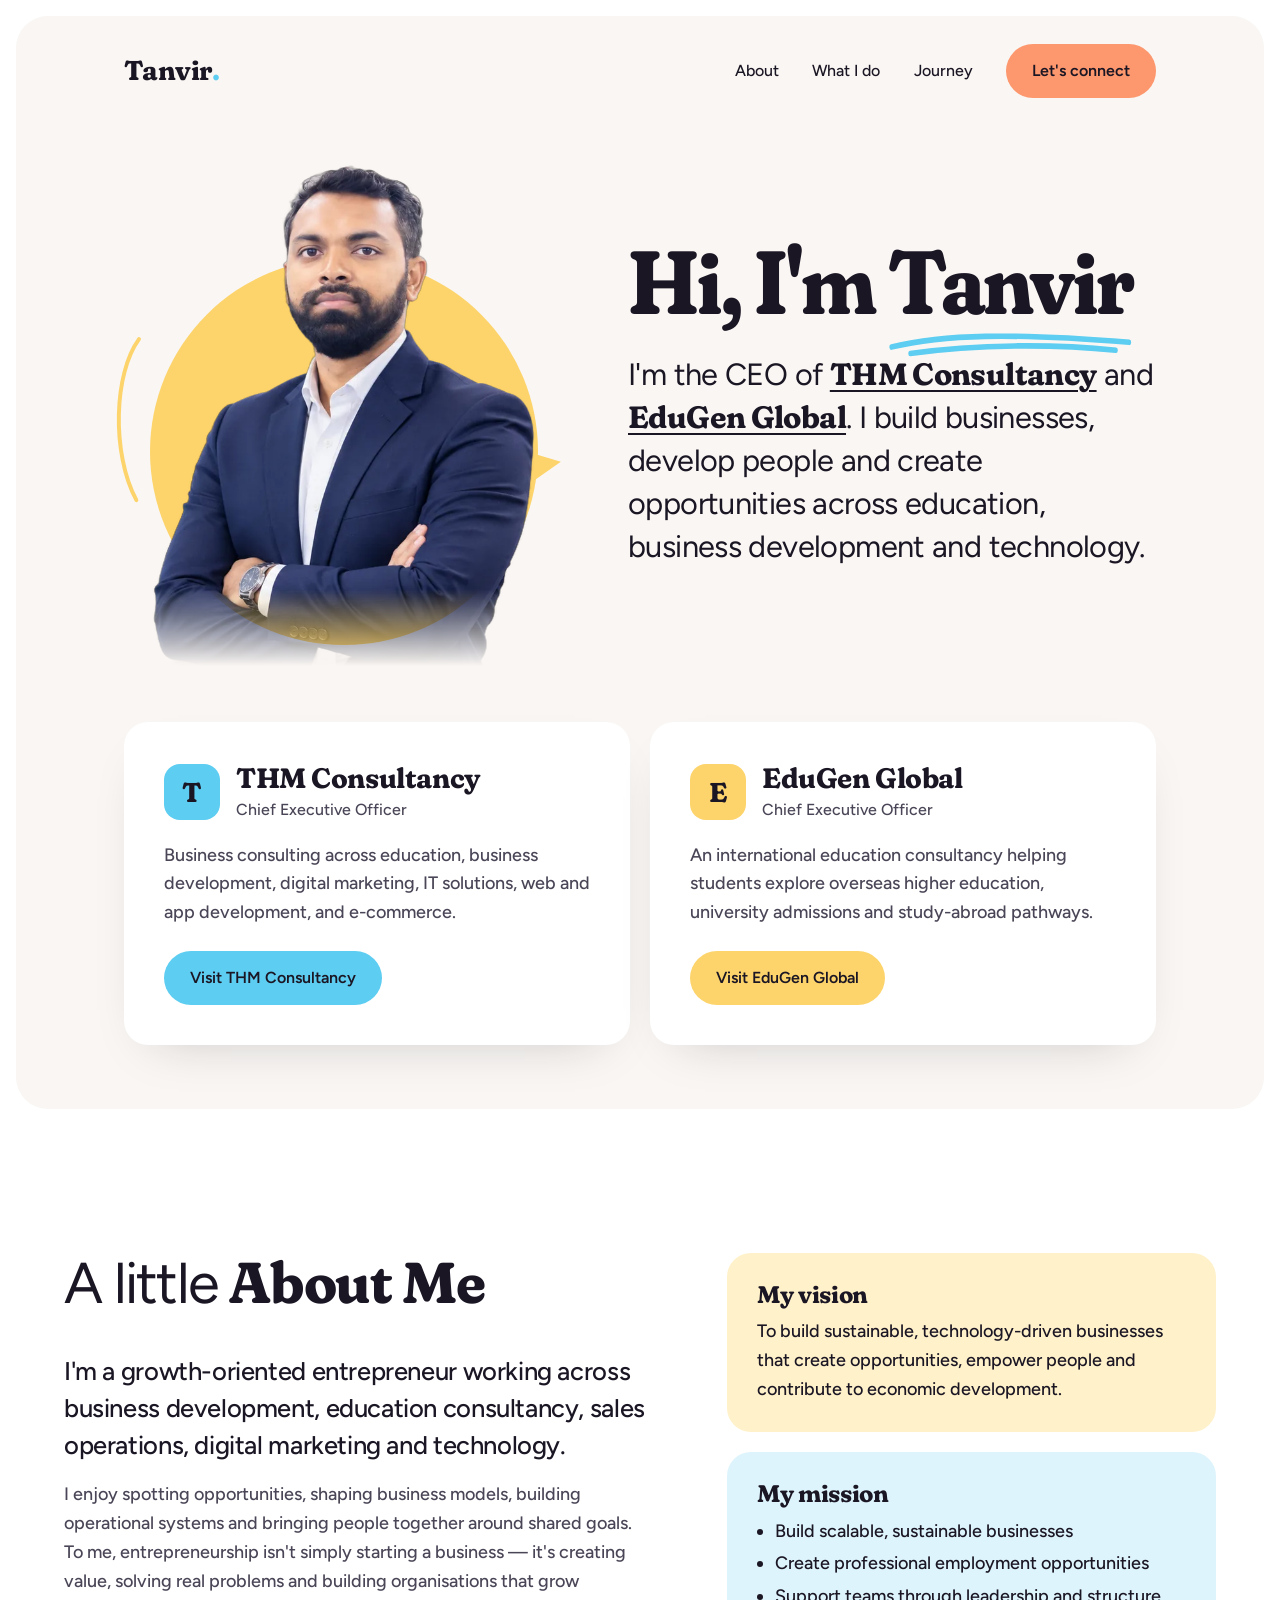
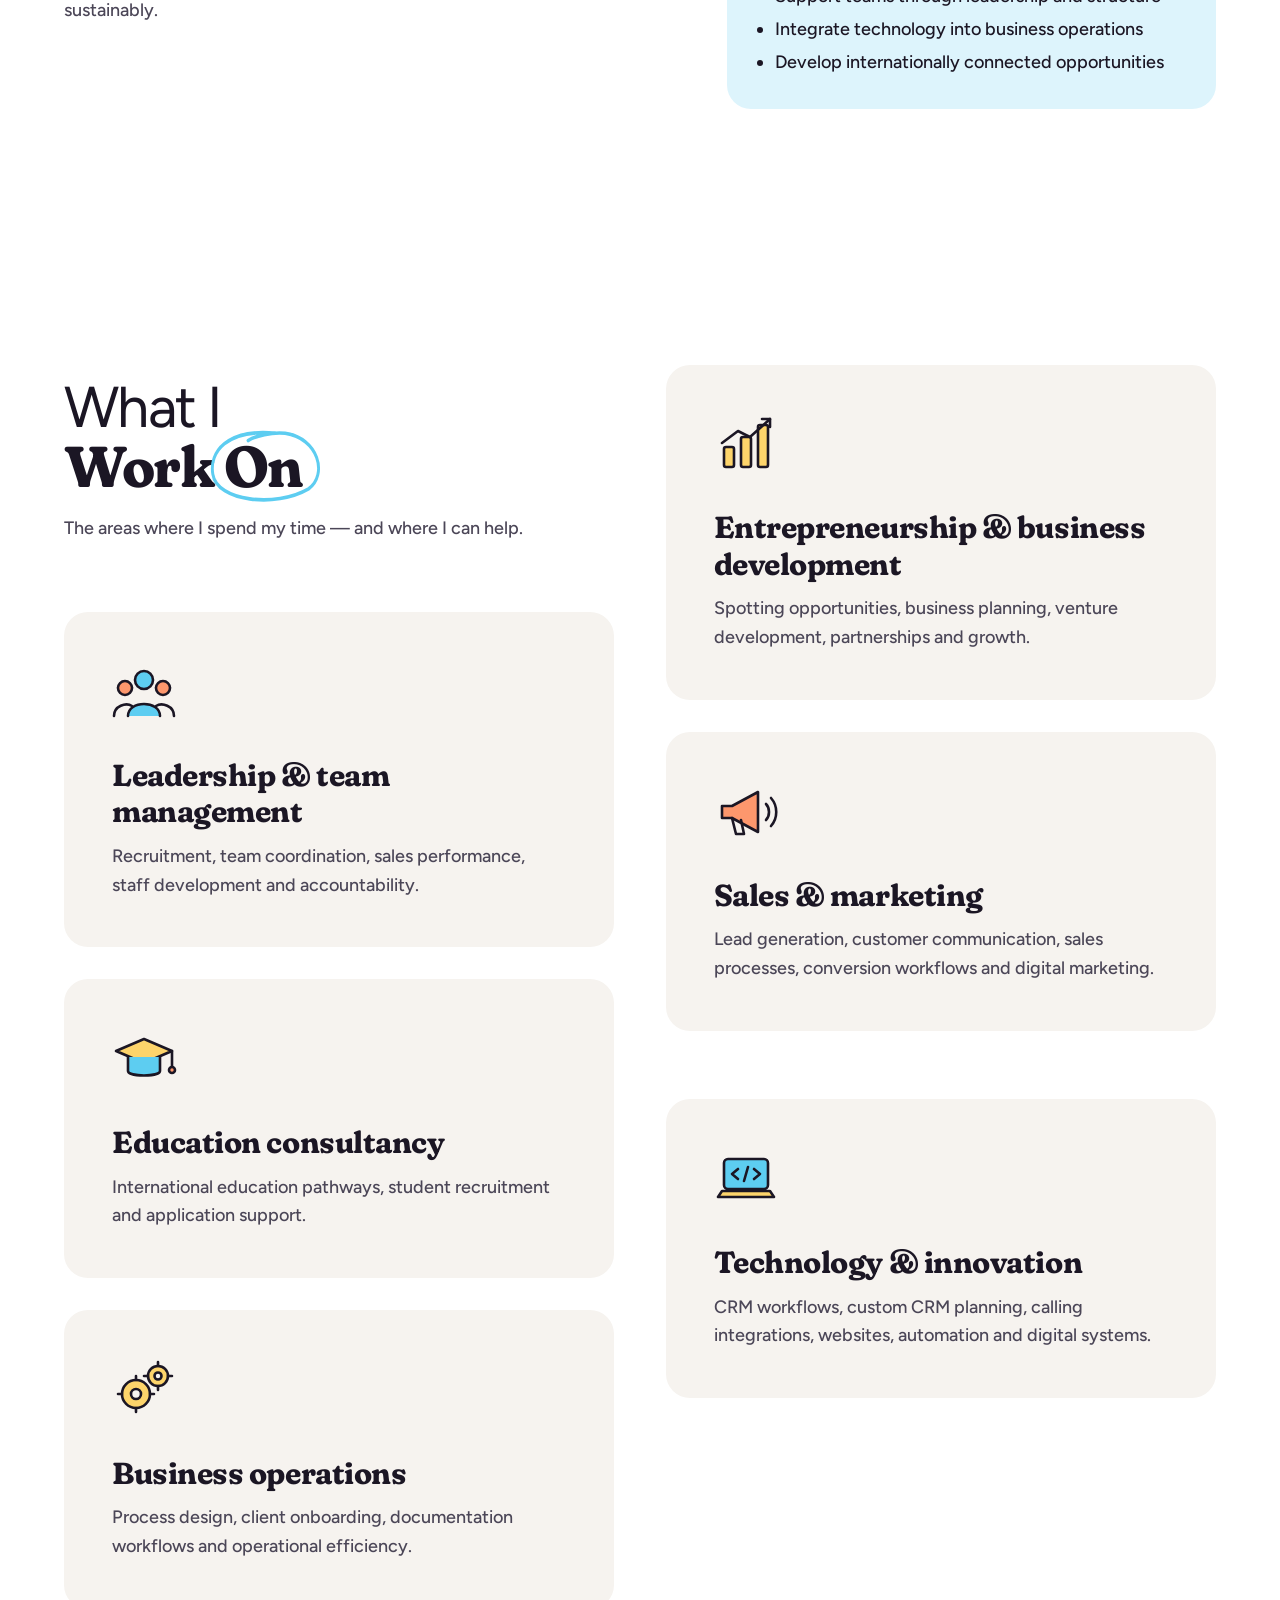
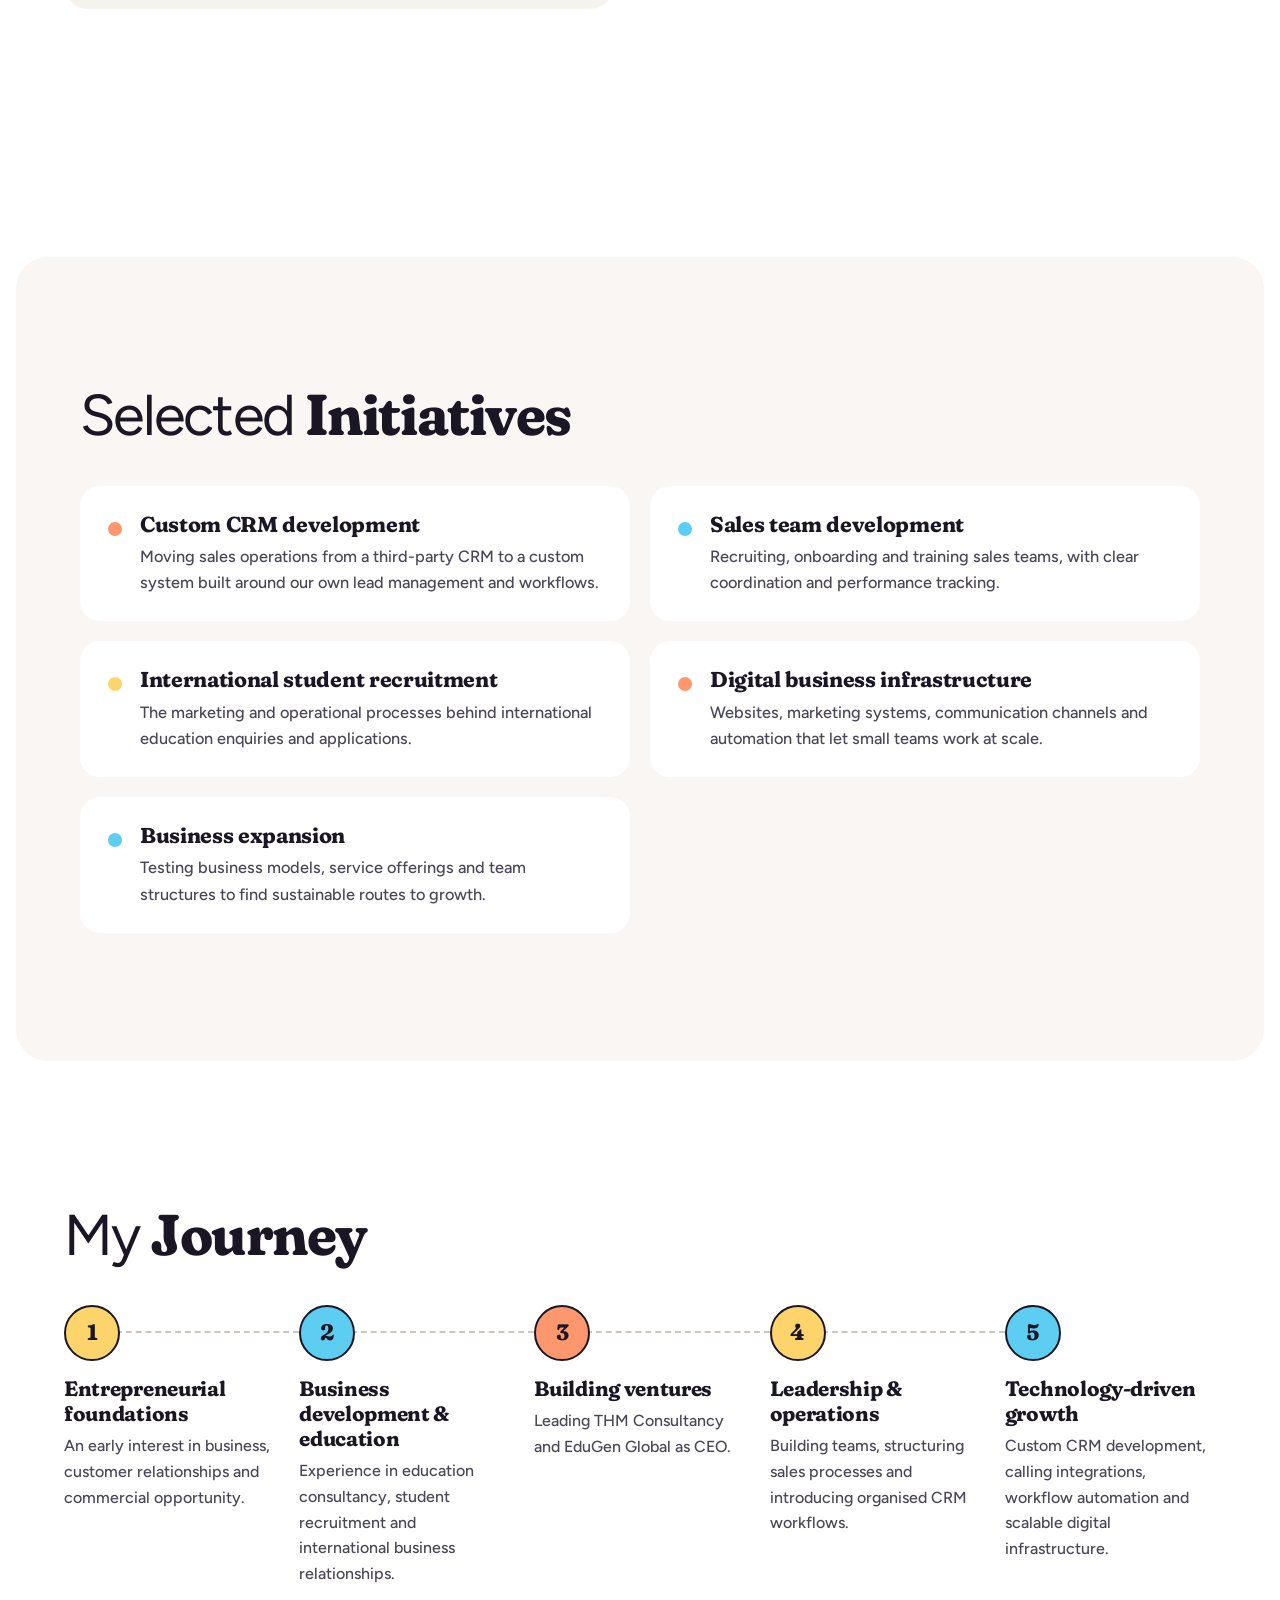
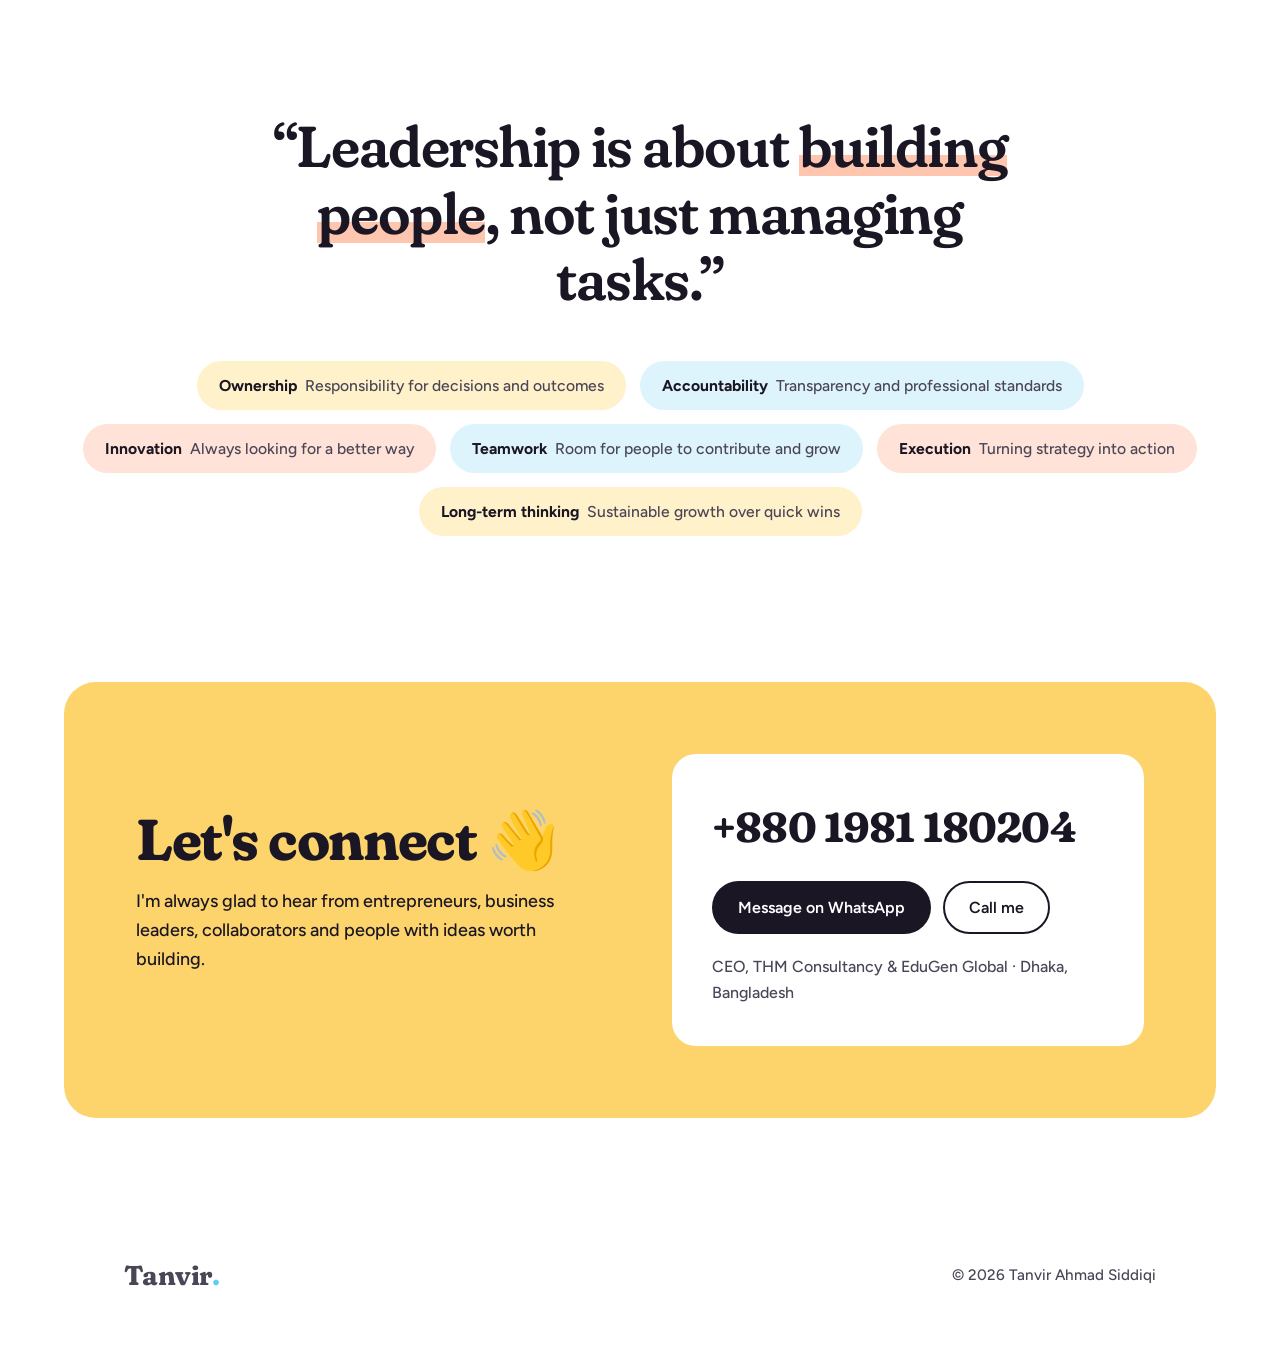
<file: index.html>
<!doctype html>
<html lang="en">
<head>
  <meta charset="utf-8">
  <meta name="viewport" content="width=device-width, initial-scale=1">
  <title>Tanvir Ahmad Siddiqi — CEO, THM Consultancy &amp; EduGen Global</title>
  <meta name="description" content="Tanvir Ahmad Siddiqi is the CEO of THM Consultancy and EduGen Global, building businesses in education consultancy, business development and technology from Dhaka, Bangladesh.">

  <meta property="og:title" content="Tanvir Ahmad Siddiqi — CEO, THM Consultancy & EduGen Global">
  <meta property="og:description" content="Building businesses. Developing people. Creating opportunities.">
  <meta property="og:type" content="website">
  <meta property="og:image" content="og.jpg">
  <!-- EDIT after you have a domain: change og:image to the full address, e.g. https://yourdomain.com/og.jpg, and add <meta property="og:url" content="https://yourdomain.com"> -->

  <link rel="icon" href="favicon.svg" type="image/svg+xml">
  <link rel="preload" as="image" href="portrait.webp" type="image/webp">
  <link rel="preconnect" href="https://fonts.googleapis.com">
  <link rel="preconnect" href="https://fonts.gstatic.com" crossorigin>
  <link href="https://fonts.googleapis.com/css2?family=Figtree:wght@400;500;600;700&family=Fraunces:opsz,wght,SOFT@9..144,400;9..144,600;9..144,700,100&display=swap" rel="stylesheet">
  <link rel="stylesheet" href="styles.css">
</head>
<body>
  <a class="skip" href="#main">Skip to content</a>

  <div class="panel hero-panel" id="top">
    <header class="site-header">
      <a class="wordmark" href="#top">Tanvir<span>.</span></a>
      <nav aria-label="Main">
        <a href="#about">About</a>
        <a href="#work">What I do</a>
        <a href="#journey">Journey</a>
        <a class="pill pill-coral" href="#contact">Let's connect</a>
      </nav>
    </header>

    <main id="main">
      <!-- HERO -->
      <section class="hero">
        <div class="hero-photo">
          <svg class="hero-arc" viewBox="0 0 60 260" aria-hidden="true"><path d="M50 8 C 12 60, 8 180, 46 252" /></svg>
          <div class="hero-disc"></div>
          <img src="portrait.webp" alt="Tanvir Ahmad Siddiqi in a navy suit with arms crossed" width="688" height="801" fetchpriority="high">
        </div>
        <div class="hero-text">
          <h1>Hi, I'm <span class="scribble">Tanvir
            <svg viewBox="0 0 220 18" preserveAspectRatio="none" aria-hidden="true"><path d="M3 12 C 50 4, 110 3, 217 9" /><path d="M20 16 C 80 10, 150 10, 205 14" /></svg></span>
          </h1>
          <p class="hero-lead">I'm the CEO of <a href="https://thmconsultancy.com" target="_blank" rel="noopener">THM Consultancy</a> and <a href="https://www.edugenglobal.com" target="_blank" rel="noopener">EduGen Global</a>. I build businesses, develop people and create opportunities across education, business development and technology.</p>
        </div>
      </section>

      <!-- VENTURES (inside hero panel) -->
      <section class="ventures" aria-labelledby="ventures-title">
        <h2 id="ventures-title" class="sr-only">Ventures I lead</h2>
        <article class="venture">
          <div class="venture-top">
            <span class="venture-mark mark-sky" aria-hidden="true">T</span>
            <div>
              <h3>THM Consultancy</h3>
              <p class="venture-role">Chief Executive Officer</p>
            </div>
          </div>
          <p>Business consulting across education, business development, digital marketing, IT solutions, web and app development, and e-commerce.</p>
          <a class="pill pill-sky" href="https://thmconsultancy.com" target="_blank" rel="noopener">Visit THM Consultancy</a>
        </article>
        <article class="venture">
          <div class="venture-top">
            <span class="venture-mark mark-yellow" aria-hidden="true">E</span>
            <div>
              <h3>EduGen Global</h3>
              <p class="venture-role">Chief Executive Officer</p>
            </div>
          </div>
          <p>An international education consultancy helping students explore overseas higher education, university admissions and study-abroad pathways.</p>
          <a class="pill pill-yellow" href="https://www.edugenglobal.com" target="_blank" rel="noopener">Visit EduGen Global</a>
        </article>
      </section>
    </main>
  </div>

  <!-- ABOUT -->
  <section class="about" id="about">
    <div class="about-text">
      <h2><span class="light">A little</span> About Me</h2>
      <p class="big">I'm a growth-oriented entrepreneur working across business development, education consultancy, sales operations, digital marketing and technology.</p>
      <p>I enjoy spotting opportunities, shaping business models, building operational systems and bringing people together around shared goals. To me, entrepreneurship isn't simply starting a business — it's creating value, solving real problems and building organisations that grow sustainably.</p>
    </div>
    <div class="about-cards">
      <div class="note note-yellow">
        <h3>My vision</h3>
        <p>To build sustainable, technology-driven businesses that create opportunities, empower people and contribute to economic development.</p>
      </div>
      <div class="note note-sky">
        <h3>My mission</h3>
        <ul>
          <li>Build scalable, sustainable businesses</li>
          <li>Create professional employment opportunities</li>
          <li>Support teams through leadership and structure</li>
          <li>Integrate technology into business operations</li>
          <li>Develop internationally connected opportunities</li>
        </ul>
      </div>
    </div>
  </section>

  <!-- WHAT I DO -->
  <section class="work" id="work">
    <div class="work-grid">
      <div class="work-heading">
        <h2><span class="light">What I</span><br>Work <span class="circled">On<svg viewBox="0 0 120 70" preserveAspectRatio="none" aria-hidden="true"><path d="M70 6 C 20 2, 2 22, 6 40 C 10 62, 70 68, 104 52 C 124 40, 114 10, 80 6 C 66 5, 50 8, 42 12" /></svg></span></h2>
        <p>The areas where I spend my time — and where I can help.</p>
      </div>

      <article class="card">
        <svg class="icon" viewBox="0 0 64 64" aria-hidden="true"><rect x="10" y="34" width="10" height="20" rx="2" class="f-yellow"/><rect x="27" y="24" width="10" height="30" rx="2" class="f-yellow"/><rect x="44" y="12" width="10" height="42" rx="2" class="f-yellow"/><path d="M8 30 L24 18 L36 24 L56 6" class="s"/><path d="M48 6 H56 V14" class="s"/></svg>
        <h3>Entrepreneurship &amp; business development</h3>
        <p>Spotting opportunities, business planning, venture development, partnerships and growth.</p>
      </article>
      <article class="card">
        <svg class="icon" viewBox="0 0 64 64" aria-hidden="true"><circle cx="32" cy="20" r="9" class="f-sky s"/><circle cx="13" cy="28" r="7" class="f-coral s"/><circle cx="51" cy="28" r="7" class="f-coral s"/><path d="M16 56 C 16 40, 48 40, 48 56" class="f-sky s"/><path d="M2 56 C 2 46, 14 42, 20 46" class="s"/><path d="M62 56 C 62 46, 50 42, 44 46" class="s"/></svg>
        <h3>Leadership &amp; team management</h3>
        <p>Recruitment, team coordination, sales performance, staff development and accountability.</p>
      </article>
      <article class="card">
        <svg class="icon" viewBox="0 0 64 64" aria-hidden="true"><path d="M8 26 H18 L44 12 V52 L18 38 H8 Z" class="f-coral s"/><path d="M18 38 L22 54 H30 L27 40" class="s"/><path d="M52 24 C 56 28, 56 36, 52 40" class="s"/><path d="M57 18 C 64 26, 64 38, 57 46" class="s"/></svg>
        <h3>Sales &amp; marketing</h3>
        <p>Lead generation, customer communication, sales processes, conversion workflows and digital marketing.</p>
      </article>
      <article class="card">
        <svg class="icon" viewBox="0 0 64 64" aria-hidden="true"><path d="M4 24 L32 12 L60 24 L32 36 Z" class="f-yellow s"/><path d="M16 30 V44 C 16 50, 48 50, 48 44 V30" class="f-sky s"/><path d="M60 24 V40" class="s"/><circle cx="60" cy="43" r="3" class="f-coral s"/></svg>
        <h3>Education consultancy</h3>
        <p>International education pathways, student recruitment and application support.</p>
      </article>
      <article class="card">
        <svg class="icon" viewBox="0 0 64 64" aria-hidden="true"><rect x="10" y="12" width="44" height="30" rx="4" class="f-sky s"/><path d="M4 50 H60 L56 44 H8 Z" class="f-yellow s"/><path d="M24 22 L18 27 L24 32" class="s"/><path d="M40 22 L46 27 L40 32" class="s"/><path d="M34 20 L30 34" class="s"/></svg>
        <h3>Technology &amp; innovation</h3>
        <p>CRM workflows, custom CRM planning, calling integrations, websites, automation and digital systems.</p>
      </article>
      <article class="card">
        <svg class="icon" viewBox="0 0 64 64" aria-hidden="true"><circle cx="24" cy="36" r="14" class="f-yellow s"/><circle cx="24" cy="36" r="5" class="f-cream s"/><circle cx="46" cy="18" r="10" class="f-yellow s"/><circle cx="46" cy="18" r="3.5" class="f-cream s"/><path d="M24 18 V22 M24 50 V54 M6 36 H10 M38 36 H42 M46 4 V8 M46 28 V32 M32 18 H36 M56 18 H60" class="s"/></svg>
        <h3>Business operations</h3>
        <p>Process design, client onboarding, documentation workflows and operational efficiency.</p>
      </article>
    </div>
  </section>

  <!-- INITIATIVES -->
  <div class="panel initiatives-panel">
    <section class="initiatives" id="initiatives">
      <h2><span class="light">Selected</span> Initiatives</h2>
      <ul class="initiative-list">
        <li><span class="dot dot-coral"></span><div><h3>Custom CRM development</h3><p>Moving sales operations from a third-party CRM to a custom system built around our own lead management and workflows.</p></div></li>
        <li><span class="dot dot-sky"></span><div><h3>Sales team development</h3><p>Recruiting, onboarding and training sales teams, with clear coordination and performance tracking.</p></div></li>
        <li><span class="dot dot-yellow"></span><div><h3>International student recruitment</h3><p>The marketing and operational processes behind international education enquiries and applications.</p></div></li>
        <li><span class="dot dot-coral"></span><div><h3>Digital business infrastructure</h3><p>Websites, marketing systems, communication channels and automation that let small teams work at scale.</p></div></li>
        <li><span class="dot dot-sky"></span><div><h3>Business expansion</h3><p>Testing business models, service offerings and team structures to find sustainable routes to growth.</p></div></li>
      </ul>
    </section>
  </div>

  <!-- JOURNEY -->
  <section class="journey" id="journey">
    <h2><span class="light">My</span> Journey</h2>
    <ol class="timeline">
      <li><h3>Entrepreneurial foundations</h3><p>An early interest in business, customer relationships and commercial opportunity.</p></li>
      <li><h3>Business development &amp; education</h3><p>Experience in education consultancy, student recruitment and international business relationships.</p></li>
      <li><h3>Building ventures</h3><p>Leading THM Consultancy and EduGen Global as CEO.</p></li>
      <li><h3>Leadership &amp; operations</h3><p>Building teams, structuring sales processes and introducing organised CRM workflows.</p></li>
      <li><h3>Technology-driven growth</h3><p>Custom CRM development, calling integrations, workflow automation and scalable digital infrastructure.</p></li>
    </ol>
    <!-- EDIT: add years to each stage when you're ready -->
  </section>

  <!-- PHILOSOPHY -->
  <section class="philosophy" id="philosophy">
    <blockquote>“Leadership is about <span class="underline-coral">building people</span>, not just managing tasks.”</blockquote>
    <ul class="values">
      <li class="v-yellow"><strong>Ownership</strong>Responsibility for decisions and outcomes</li>
      <li class="v-sky"><strong>Accountability</strong>Transparency and professional standards</li>
      <li class="v-coral"><strong>Innovation</strong>Always looking for a better way</li>
      <li class="v-sky"><strong>Teamwork</strong>Room for people to contribute and grow</li>
      <li class="v-coral"><strong>Execution</strong>Turning strategy into action</li>
      <li class="v-yellow"><strong>Long-term thinking</strong>Sustainable growth over quick wins</li>
    </ul>
  </section>

  <!-- CONTACT -->
  <section class="contact-wrap" id="contact">
    <div class="contact">
      <div>
        <h2>Let's connect <span aria-hidden="true">👋</span></h2>
        <p>I'm always glad to hear from entrepreneurs, business leaders, collaborators and people with ideas worth building.</p>
      </div>
      <div class="contact-box">
        <a class="phone" href="tel:+8801981180204">+880 1981 180204</a>
        <div class="contact-actions">
          <a class="pill pill-ink" href="https://wa.me/8801981180204" target="_blank" rel="noopener">Message on WhatsApp</a>
          <a class="pill pill-white" href="tel:+8801981180204">Call me</a>
        </div>
        <p class="contact-meta">CEO, THM Consultancy &amp; EduGen Global · Dhaka, Bangladesh</p>
        <!-- EDIT: add email / LinkedIn here -->
      </div>
    </div>
  </section>

  <footer class="site-footer">
    <a class="wordmark" href="#top">Tanvir<span>.</span></a>
    <p>© <span id="year">2026</span> Tanvir Ahmad Siddiqi</p>
  </footer>

  <script src="script.js" defer></script>
</body>
</html>
</file>
<file: styles.css>
:root {
  --white: #FFFFFF;
  --cream: #F9F6F3;
  --card: #F6F3EF;
  --ink: #1B1624;
  --ink-soft: #4B4657;
  --yellow: #FDD46B;
  --sky: #5DCDF1;
  --coral: #FD976D;
  --line: #ECE6DF;

  --serif: "Fraunces", Georgia, serif;
  --sans: "Figtree", system-ui, -apple-system, sans-serif;

  --gutter: clamp(16px, 5vw, 80px);
  --max: 1160px;
}

* { box-sizing: border-box; }
html { scroll-behavior: smooth; }
body {
  margin: 0;
  background: var(--white);
  color: var(--ink);
  font-family: var(--sans);
  font-weight: 500;
  font-size: 1.125rem;
  line-height: 1.6;
  -webkit-font-smoothing: antialiased;
}
img { max-width: 100%; display: block; }
a { color: inherit; }
:focus-visible { outline: 3px solid var(--sky); outline-offset: 3px; border-radius: 6px; }
.skip { position: absolute; left: -999px; }
.skip:focus { left: 16px; top: 16px; background: var(--ink); color: var(--white); padding: 8px 12px; z-index: 20; border-radius: 8px; }
.sr-only { position: absolute; width: 1px; height: 1px; overflow: hidden; clip: rect(0 0 0 0); white-space: nowrap; }

h1, h2, h3 { margin: 0; }
h1, h2 {
  font-family: var(--serif);
  font-variation-settings: "SOFT" 100;
  font-weight: 700;
  letter-spacing: -0.025em;
  line-height: 1.05;
}
h2 { font-size: clamp(2.4rem, 5vw, 3.6rem); margin-bottom: 2.5rem; }
h2 .light { font-family: var(--sans); font-weight: 400; letter-spacing: -0.03em; }
h3 { font-family: var(--serif); font-variation-settings: "SOFT" 100; font-weight: 700; font-size: 1.5rem; line-height: 1.2; letter-spacing: -0.015em; }
p { margin: 0 0 1rem; }

/* Rounded cream panels */
.panel {
  background: var(--cream);
  border-radius: clamp(20px, 3vw, 32px);
  margin: 16px;
  overflow: hidden;
}
@media (max-width: 600px) { .panel { margin: 8px; } }

/* Pills */
.pill {
  display: inline-block; text-decoration: none; font-weight: 600; font-size: 1rem;
  padding: 12px 24px; border-radius: 999px; border: 2px solid transparent;
  transition: transform .15s, box-shadow .15s;
}
.pill:hover { transform: translateY(-2px); box-shadow: 0 6px 0 rgba(27,22,36,.12); }
.pill-coral { background: var(--coral); }
.pill-sky { background: var(--sky); }
.pill-yellow { background: var(--yellow); }
.pill-ink { background: var(--ink); color: var(--white); }
.pill-white { background: var(--white); border-color: var(--ink); }

/* Header */
.site-header {
  display: flex; justify-content: space-between; align-items: center; gap: 16px;
  max-width: var(--max); margin: 0 auto; padding: 28px var(--gutter) 0;
}
.wordmark { font-family: var(--serif); font-variation-settings: "SOFT" 100; font-weight: 700; font-size: 1.7rem; text-decoration: none; letter-spacing: -0.02em; }
.wordmark span { color: var(--sky); }
nav { display: flex; align-items: center; gap: clamp(14px, 2.6vw, 34px); }
nav a:not(.pill) { text-decoration: none; font-size: 1rem; font-weight: 500; }
nav a:not(.pill):hover { text-decoration: underline; text-decoration-color: var(--sky); text-decoration-thickness: 2px; text-underline-offset: 6px; }
@media (max-width: 720px) { nav a:not(.pill) { display: none; } }

/* Hero */
.hero {
  max-width: var(--max); margin: 0 auto;
  display: grid; grid-template-columns: minmax(0, 5fr) minmax(0, 6fr);
  gap: clamp(24px, 5vw, 72px); align-items: center;
  padding: clamp(32px, 5vw, 56px) var(--gutter) 0;
}
.hero-photo { position: relative; aspect-ratio: 688 / 801; max-width: 460px; width: 100%; justify-self: center; }
.hero-disc {
  position: absolute; left: 6%; right: 6%; bottom: 4%; aspect-ratio: 1;
  background: var(--yellow); border-radius: 50%;
}
.hero-disc::after { /* speech-bubble tail */
  content: ""; position: absolute; right: -6%; top: 46%; width: 22%; aspect-ratio: 1;
  background: var(--yellow); clip-path: polygon(0 0, 100% 30%, 0 100%);
}
.hero-photo img {
  position: relative; width: 100%; height: 100%; object-fit: contain; object-position: bottom;
  -webkit-mask-image: linear-gradient(180deg, #000 85%, transparent 100%);
          mask-image: linear-gradient(180deg, #000 85%, transparent 100%);
}
.hero-arc { position: absolute; left: -4%; top: 22%; width: 9%; height: 60%; overflow: visible; }
.hero-arc path { fill: none; stroke: var(--yellow); stroke-width: 6; stroke-linecap: round; }

.hero h1 { font-size: clamp(3.2rem, 7vw, 5.6rem); margin-bottom: 1.5rem; }
.scribble { position: relative; white-space: nowrap; }
.scribble svg { position: absolute; left: 0; right: 0; bottom: -0.22em; width: 100%; height: 0.32em; overflow: visible; }
.scribble path { fill: none; stroke: var(--sky); stroke-width: 3.5; stroke-linecap: round; }
.hero-lead { font-size: clamp(1.35rem, 2.4vw, 2rem); line-height: 1.4; letter-spacing: -0.02em; font-weight: 400; color: var(--ink); max-width: 30ch; }
.hero-lead a {
  font-family: var(--serif); font-variation-settings: "SOFT" 100; font-weight: 700;
  text-decoration: underline; text-decoration-thickness: 2px; text-underline-offset: 5px;
}
.hero-lead a:hover { text-decoration-color: var(--sky); }
@media (max-width: 820px) {
  .hero { grid-template-columns: 1fr; text-align: left; }
  .hero-photo { max-width: 340px; }
}

/* Ventures inside the hero panel */
.ventures {
  max-width: calc(var(--max) - 2 * var(--gutter)); margin: clamp(32px, 5vw, 56px) auto clamp(28px, 5vw, 64px);
  display: grid; grid-template-columns: repeat(2, minmax(0, 1fr)); gap: 20px;
  padding: 0;
}
@media (max-width: 1160px) { .ventures { margin-left: var(--gutter); margin-right: var(--gutter); } }
.venture {
  background: var(--white); border-radius: 24px; padding: clamp(24px, 3.5vw, 40px);
  box-shadow: 0 20px 50px -30px rgba(27,22,36,.25);
  display: flex; flex-direction: column; align-items: flex-start;
}
.venture-top { display: flex; align-items: center; gap: 16px; margin-bottom: 1.1rem; }
.venture-mark {
  width: 56px; height: 56px; border-radius: 16px; flex: none;
  display: grid; place-items: center;
  font-family: var(--serif); font-variation-settings: "SOFT" 100; font-weight: 700; font-size: 1.7rem;
}
.mark-sky { background: var(--sky); }
.mark-yellow { background: var(--yellow); }
.venture h3 { font-size: 1.75rem; }
.venture-role { margin: 2px 0 0; color: var(--ink-soft); font-size: 1rem; }
.venture > p { color: var(--ink-soft); margin-bottom: 1.5rem; }
.venture .pill { margin-top: auto; }
@media (max-width: 760px) { .ventures { grid-template-columns: 1fr; } }

section { padding: clamp(72px, 10vw, 128px) var(--gutter); }
section > * { max-width: var(--max); margin-left: auto; margin-right: auto; }

/* About */
.about { display: grid; grid-template-columns: minmax(0, 6fr) minmax(0, 5fr); gap: clamp(32px, 6vw, 80px); align-items: start; max-width: calc(var(--max) + 2 * var(--gutter)); margin: 0 auto; }
.about > * { margin: 0; }
.about .big { font-size: clamp(1.3rem, 2vw, 1.6rem); line-height: 1.45; letter-spacing: -0.015em; }
.about-text p:not(.big) { color: var(--ink-soft); }
.about-cards { display: grid; gap: 20px; }
.note { border-radius: 24px; padding: 28px 30px; }
.note h3 { margin-bottom: .5rem; }
.note p { margin: 0; }
.note ul { margin: 0; padding-left: 1.1rem; }
.note li { margin-bottom: .25rem; }
.note-yellow { background: #FFF1C9; }
.note-sky { background: #DDF4FC; }
@media (max-width: 860px) { .about { grid-template-columns: 1fr; } }

/* What I work on — staggered cards */
.work-grid { display: grid; grid-template-columns: repeat(2, minmax(0, 1fr)); gap: 32px clamp(24px, 4vw, 64px); align-items: start; }
.work-heading { padding-top: 12px; }
.work-heading h2 { margin-bottom: 1rem; }
.work-heading p { color: var(--ink-soft); }
.circled { position: relative; display: inline-block; }
.circled svg { position: absolute; left: -22%; top: -18%; width: 150%; height: 140%; overflow: visible; }
.circled path { fill: none; stroke: var(--sky); stroke-width: 3; stroke-linecap: round; }
.card { background: var(--card); border-radius: 24px; padding: clamp(28px, 4vw, 48px); }
.card .icon { width: 64px; height: 64px; margin-bottom: 1.5rem; overflow: visible; }
.card h3 { font-size: clamp(1.5rem, 2.4vw, 1.9rem); margin-bottom: .75rem; }
.card p { color: var(--ink-soft); margin: 0; }
@media (min-width: 761px) {
  .work-grid > :nth-child(odd):not(:first-child) { transform: translateY(-120px); }
  .work-grid { padding-bottom: 0; }
  .work-grid > :last-child { margin-bottom: 0; }
}
@media (max-width: 760px) { .work-grid { grid-template-columns: 1fr; } }

.icon .s { fill: none; stroke: var(--ink); stroke-width: 2.6; stroke-linecap: round; stroke-linejoin: round; }
.icon .f-yellow { fill: var(--yellow); }
.icon .f-sky { fill: var(--sky); }
.icon .f-coral { fill: var(--coral); }
.icon .f-cream { fill: var(--card); }
.icon .f-yellow.s, .icon .f-sky.s, .icon .f-coral.s, .icon .f-cream.s { stroke: var(--ink); }
.icon rect.f-yellow { stroke: var(--ink); stroke-width: 2.6; }

/* Initiatives */
.initiatives-panel { margin-top: 0; }
.initiative-list { list-style: none; padding: 0; margin: 0 auto; display: grid; grid-template-columns: repeat(2, minmax(0, 1fr)); gap: 20px; }
.initiative-list li { background: var(--white); border-radius: 20px; padding: 26px 28px; display: flex; gap: 18px; align-items: flex-start; }
.initiative-list h3 { font-size: 1.35rem; margin-bottom: .35rem; }
.initiative-list p { margin: 0; color: var(--ink-soft); font-size: 1.02rem; }
.dot { width: 14px; height: 14px; border-radius: 50%; flex: none; margin-top: 10px; }
.dot-coral { background: var(--coral); } .dot-sky { background: var(--sky); } .dot-yellow { background: var(--yellow); }
@media (max-width: 760px) { .initiative-list { grid-template-columns: 1fr; } }

/* Journey */
.timeline { list-style: none; padding: 0; margin: 0 auto; counter-reset: step; display: grid; grid-template-columns: repeat(5, minmax(0, 1fr)); gap: 24px; }
.timeline li { counter-increment: step; position: relative; padding-top: 72px; }
.timeline li::before {
  content: counter(step); position: absolute; top: 0; left: 0;
  width: 52px; height: 52px; border-radius: 50%; display: grid; place-items: center;
  font-family: var(--serif); font-variation-settings: "SOFT" 100; font-weight: 700; font-size: 1.4rem;
  background: var(--yellow); border: 2px solid var(--ink); z-index: 1;
}
.timeline li:nth-child(3n+2)::before { background: var(--sky); }
.timeline li:nth-child(3n)::before { background: var(--coral); }
.timeline li::after { content: ""; position: absolute; top: 26px; left: 52px; right: -24px; border-top: 2px dashed #CFC6BB; }
.timeline li:last-child::after { display: none; }
.timeline h3 { font-size: 1.3rem; margin-bottom: .4rem; }
.timeline p { color: var(--ink-soft); font-size: 1rem; margin: 0; }
@media (max-width: 960px) {
  .timeline { grid-template-columns: 1fr; gap: 0; }
  .timeline li { padding: 6px 0 36px 76px; }
  .timeline li::after { top: 52px; left: 25px; right: auto; bottom: 0; border-top: 0; border-left: 2px dashed #CFC6BB; }
}

/* Philosophy */
.philosophy { padding-top: 0; }
.philosophy blockquote {
  font-family: var(--serif); font-variation-settings: "SOFT" 100; font-weight: 600;
  font-size: clamp(2rem, 4.6vw, 3.6rem); line-height: 1.15; letter-spacing: -0.025em;
  text-align: center; max-width: 20ch; margin: 0 auto 3rem;
}
.underline-coral { background: linear-gradient(transparent 62%, rgba(253,151,109,.55) 62%, rgba(253,151,109,.55) 92%, transparent 92%); }
.values { list-style: none; padding: 0; display: flex; flex-wrap: wrap; justify-content: center; gap: 14px; }
.values li { border-radius: 999px; padding: 12px 22px; font-size: .98rem; color: var(--ink-soft); }
.values strong { color: var(--ink); margin-right: 8px; }
.v-yellow { background: #FFF1C9; } .v-sky { background: #DDF4FC; } .v-coral { background: #FFE3D8; }

/* Contact */
.contact-wrap { padding-top: 0; }
.contact {
  background: var(--yellow); border-radius: clamp(20px, 3vw, 32px);
  padding: clamp(32px, 6vw, 72px);
  display: grid; grid-template-columns: minmax(0, 1fr) minmax(0, 1fr); gap: clamp(24px, 5vw, 64px); align-items: center;
}
.contact h2 { margin-bottom: 1rem; }
.contact p { max-width: 42ch; }
.contact-box { background: var(--white); border-radius: 24px; padding: clamp(24px, 4vw, 40px); }
.phone { display: block; font-family: var(--serif); font-variation-settings: "SOFT" 100; font-weight: 700; font-size: clamp(1.8rem, 3.6vw, 2.6rem); text-decoration: none; letter-spacing: -0.02em; margin-bottom: 1.25rem; }
.contact-actions { display: flex; flex-wrap: wrap; gap: 12px; margin-bottom: 1.25rem; }
.contact-meta { color: var(--ink-soft); font-size: 1rem; margin: 0; }
@media (max-width: 820px) { .contact { grid-template-columns: 1fr; } }

.site-footer {
  max-width: var(--max); margin: 0 auto; padding: 8px var(--gutter) 48px;
  display: flex; justify-content: space-between; align-items: center; gap: 16px; color: var(--ink-soft); font-size: .95rem;
}
.site-footer p { margin: 0; }

@media (prefers-reduced-motion: reduce) {
  html { scroll-behavior: auto; }
  .pill { transition: none; }
  .pill:hover { transform: none; }
}
</file>
